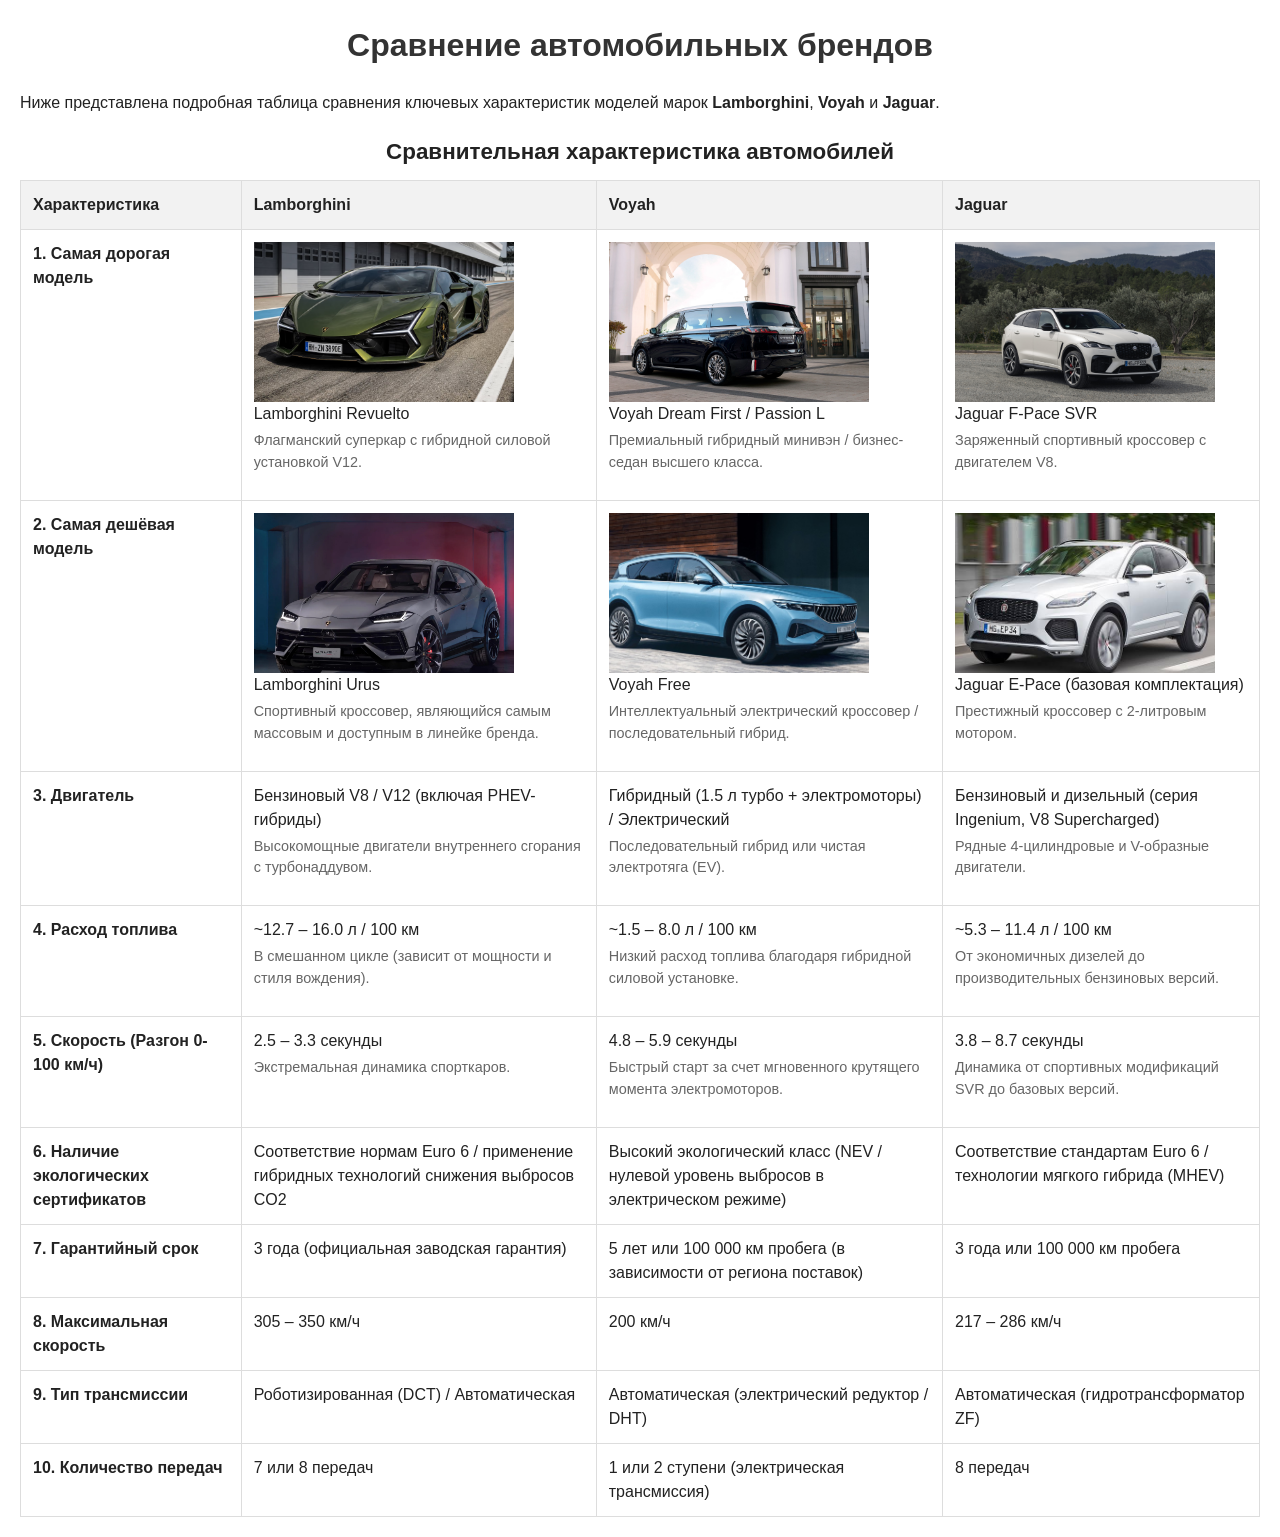
<file: korgi/Laba22/Лаба 2.html>
<!DOCTYPE html>
<html lang="ru">
<head>
    <meta charset="UTF-8">
    <title>Сравнение характеристик автомобилей: Lamborghini, Voyah и Jaguar</title>
    <style>
        body {
            font-family: Arial, sans-serif;
            margin: 20px;
            color: #222;
            line-height: 1.5;
        }
        h1 {
            text-align: center;
            color: #333;
        }
        table {
            width: 100%;
            border-collapse: collapse;
            margin-top: 20px;
            background-color: #fff;
        }
        th, td {
            border: 1px solid #dddddd;
            padding: 12px;
            text-align: left;
            vertical-align: top;
        }
        th {
            background-color: #f2f2f2;
            font-weight: bold;
        }
        caption {
            font-size: 1.4em;
            font-weight: bold;
            margin-bottom: 12px;
            text-align: center;
        }
        .additional-info {
            font-size: 0.9em;
            color: #666;
            margin-top: 4px;
        }
        .car-img {
            width: 100%;
            max-width: 260px;
            height: 160px;
            object-fit: cover;
            text-align: center;
            display: block;
        }
    </style>
</head>
<body>

    <h1>Сравнение автомобильных брендов</h1>
    <p>Ниже представлена подробная таблица сравнения ключевых характеристик моделей марок <strong>Lamborghini</strong>, <strong>Voyah</strong> и <strong>Jaguar</strong>.</p>

    <table>
        <caption>Сравнительная характеристика автомобилей</caption>
        <thead>
            <tr>
                <th>Характеристика</th>
                <th>Lamborghini</th>
                <th>Voyah</th>
                <th>Jaguar</th>
            </tr>
        </thead>
        <tbody>
            <tr>
                <td><strong>1. Самая дорогая модель</strong></td>
                <td>
                    <img class="car-img" src="ai-1786803225511.avif">
                    Lamborghini Revuelto <br>
                    <p class="additional-info">Флагманский суперкар с гибридной силовой установкой V12.</p>
                </td>
                <td>
                    <img class="car-img" src="eU6DDB__s4ueb4-way.webp">
                    Voyah Dream First / Passion L <br>
                    <p class="additional-info">Премиальный гибридный минивэн / бизнес-седан высшего класса.</p>
                </td>
                <td>
                    <img class="car-img" src="AlpineRally_D3_0778.jpg">
                    Jaguar F-Pace SVR <br>
                    <p class="additional-info">Заряженный спортивный кроссовер с двигателем V8.</p>
                </td>
            </tr>
            <tr>
                <td><strong>2. Самая дешёвая модель</strong></td>
                <td>
                    <img class="car-img" src="01_lamborghini-urus-s.webp">
                    Lamborghini Urus <br>
                    <p class="additional-info">Спортивный кроссовер, являющийся самым массовым и доступным в линейке бренда.</p>
                </td>
                <td>
                    <img class="car-img" src="voyah-free-3.jpg">
                    Voyah Free <br>
                    <p class="additional-info">Интеллектуальный электрический кроссовер / последовательный гибрид.</p>
                </td>
                <td>
                    <img class="car-img" src="images.jpg">
                    Jaguar E-Pace (базовая комплектация) <br>
                    <p class="additional-info">Престижный кроссовер с 2-литровым мотором.</p>
                </td>
            </tr>
            <tr>
                <td><strong>3. Двигатель</strong></td>
                <td>
                    Бензиновый V8 / V12 (включая PHEV-гибриды) <br>
                    <p class="additional-info">Высокомощные двигатели внутреннего сгорания с турбонаддувом.</p>
                </td>
                <td>
                    Гибридный (1.5 л турбо + электромоторы) / Электрический <br>
                    <p class="additional-info">Последовательный гибрид или чистая электротяга (EV).</p>
                </td>
                <td>
                    Бензиновый и дизельный (серия Ingenium, V8 Supercharged) <br>
                    <p class="additional-info">Рядные 4-цилиндровые и V-образные двигатели.</p>
                </td>
            </tr>
            <tr>
                <td><strong>4. Расход топлива</strong></td>
                <td>
                    ~12.7 – 16.0 л / 100 км <br>
                    <p class="additional-info">В смешанном цикле (зависит от мощности и стиля вождения).</p>
                </td>
                <td>
                    ~1.5 – 8.0 л / 100 км <br>
                    <p class="additional-info">Низкий расход топлива благодаря гибридной силовой установке.</p>
                </td>
                <td>
                    ~5.3 – 11.4 л / 100 км <br>
                    <p class="additional-info">От экономичных дизелей до производительных бензиновых версий.</p>
                </td>
            </tr>
            <tr>
                <td><strong>5. Скорость (Разгон 0-100 км/ч)</strong></td>
                <td>
                    2.5 – 3.3 секунды <br>
                    <p class="additional-info">Экстремальная динамика спорткаров.</p>
                </td>
                <td>
                    4.8 – 5.9 секунды <br>
                    <p class="additional-info">Быстрый старт за счет мгновенного крутящего момента электромоторов.</p>
                </td>
                <td>
                    3.8 – 8.7 секунды <br>
                    <p class="additional-info">Динамика от спортивных модификаций SVR до базовых версий.</p>
                </td>
            </tr>
            <tr>
                <td><strong>6. Наличие экологических сертификатов</strong></td>
                <td>
                    Соответствие нормам Euro 6 / применение гибридных технологий снижения выбросов CO2
                </td>
                <td>
                    Высокий экологический класс (NEV / нулевой уровень выбросов в электрическом режиме)
                </td>
                <td>
                    Соответствие стандартам Euro 6 / технологии мягкого гибрида (MHEV)
                </td>
            </tr>
            <tr>
                <td><strong>7. Гарантийный срок</strong></td>
                <td>
                    3 года (официальная заводская гарантия)
                </td>
                <td>
                    5 лет или 100 000 км пробега (в зависимости от региона поставок)
                </td>
                <td>
                    3 года или 100 000 км пробега
                </td>
            </tr>
            <tr>
                <td><strong>8. Максимальная скорость</strong></td>
                <td>
                    305 – 350 км/ч
                </td>
                <td>
                    200 км/ч
                </td>
                <td>
                    217 – 286 км/ч
                </td>
            </tr>
            <tr>
                <td><strong>9. Тип трансмиссии</strong></td>
                <td>
                    Роботизированная (DCT) / Автоматическая
                </td>
                <td>
                    Автоматическая (электрический редуктор / DHT)
                </td>
                <td>
                    Автоматическая (гидротрансформатор ZF)
                </td>
            </tr>
            <tr>
                <td><strong>10. Количество передач</strong></td>
                <td>
                    7 или 8 передач
                </td>
                <td>
                    1 или 2 ступени (электрическая трансмиссия)
                </td>
                <td>
                    8 передач
                </td>
            </tr>
        </tbody>
    </table>

</body>
</html>
</file>
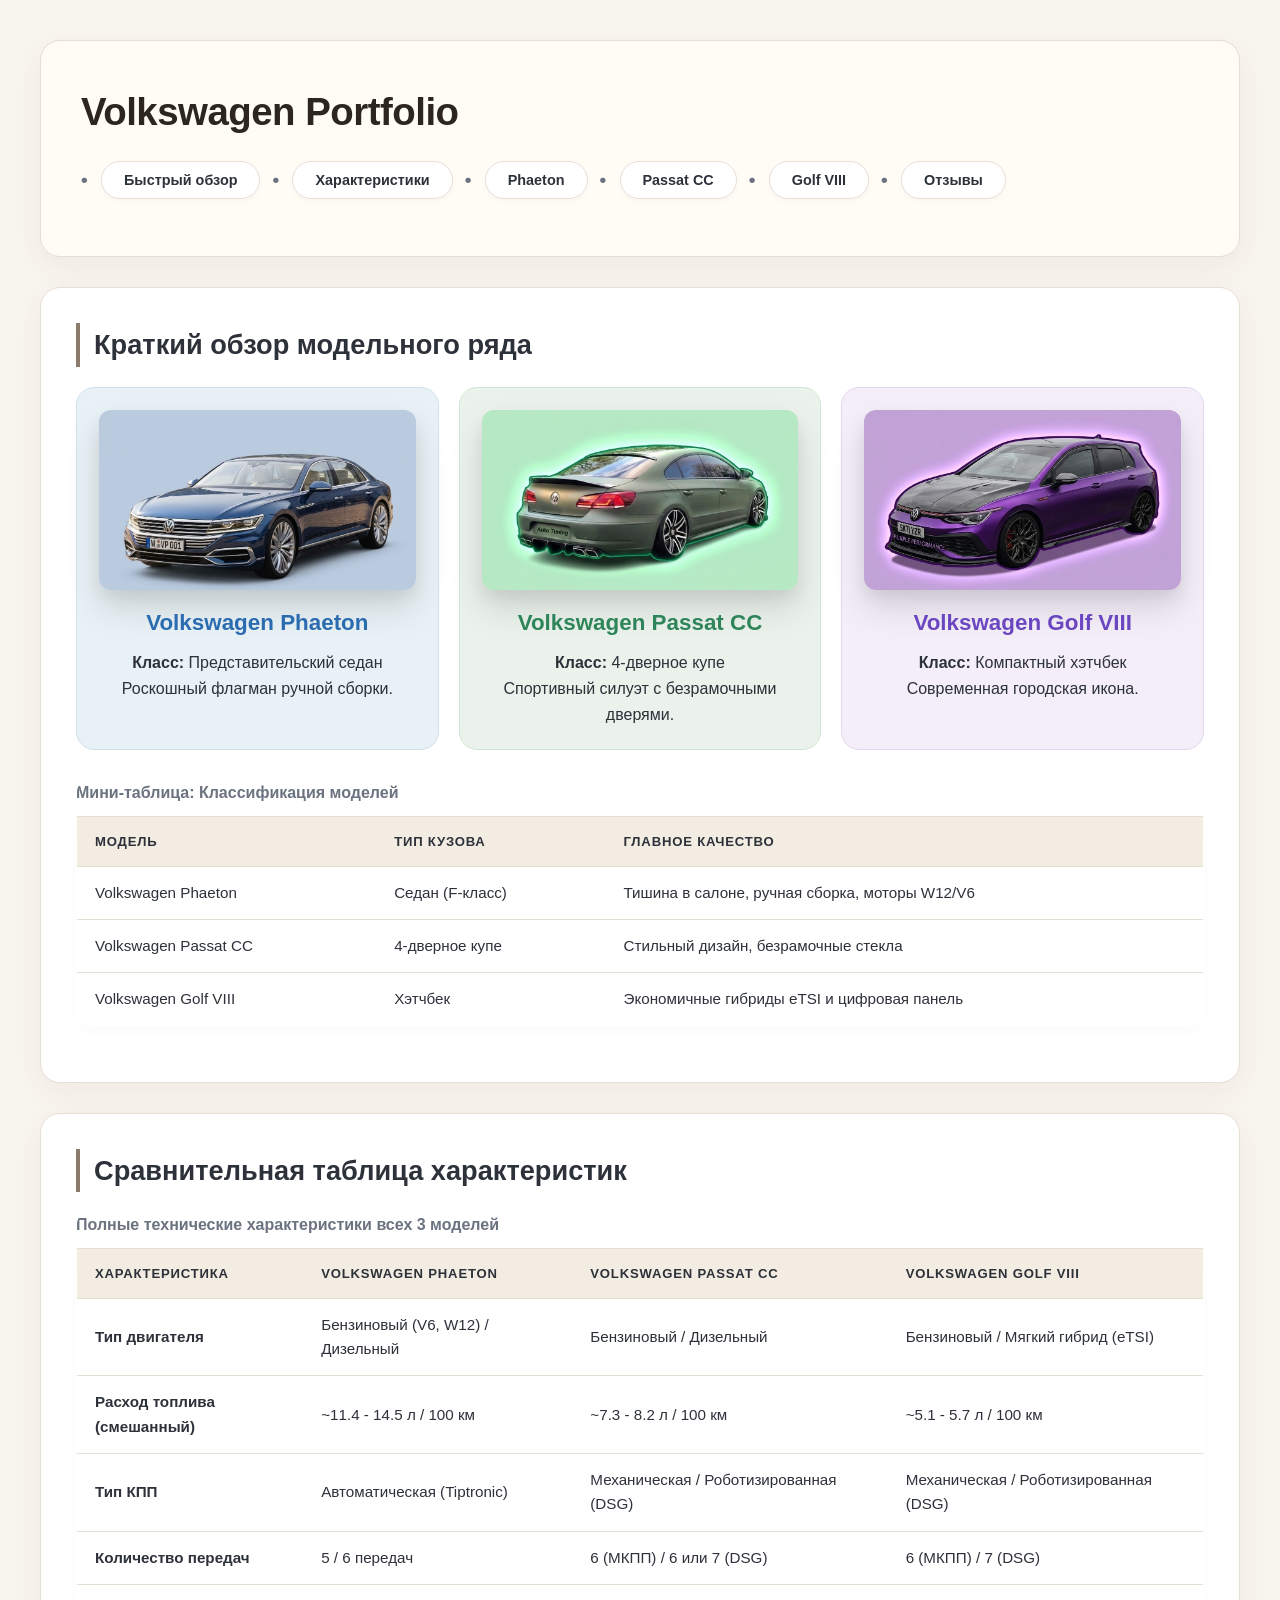
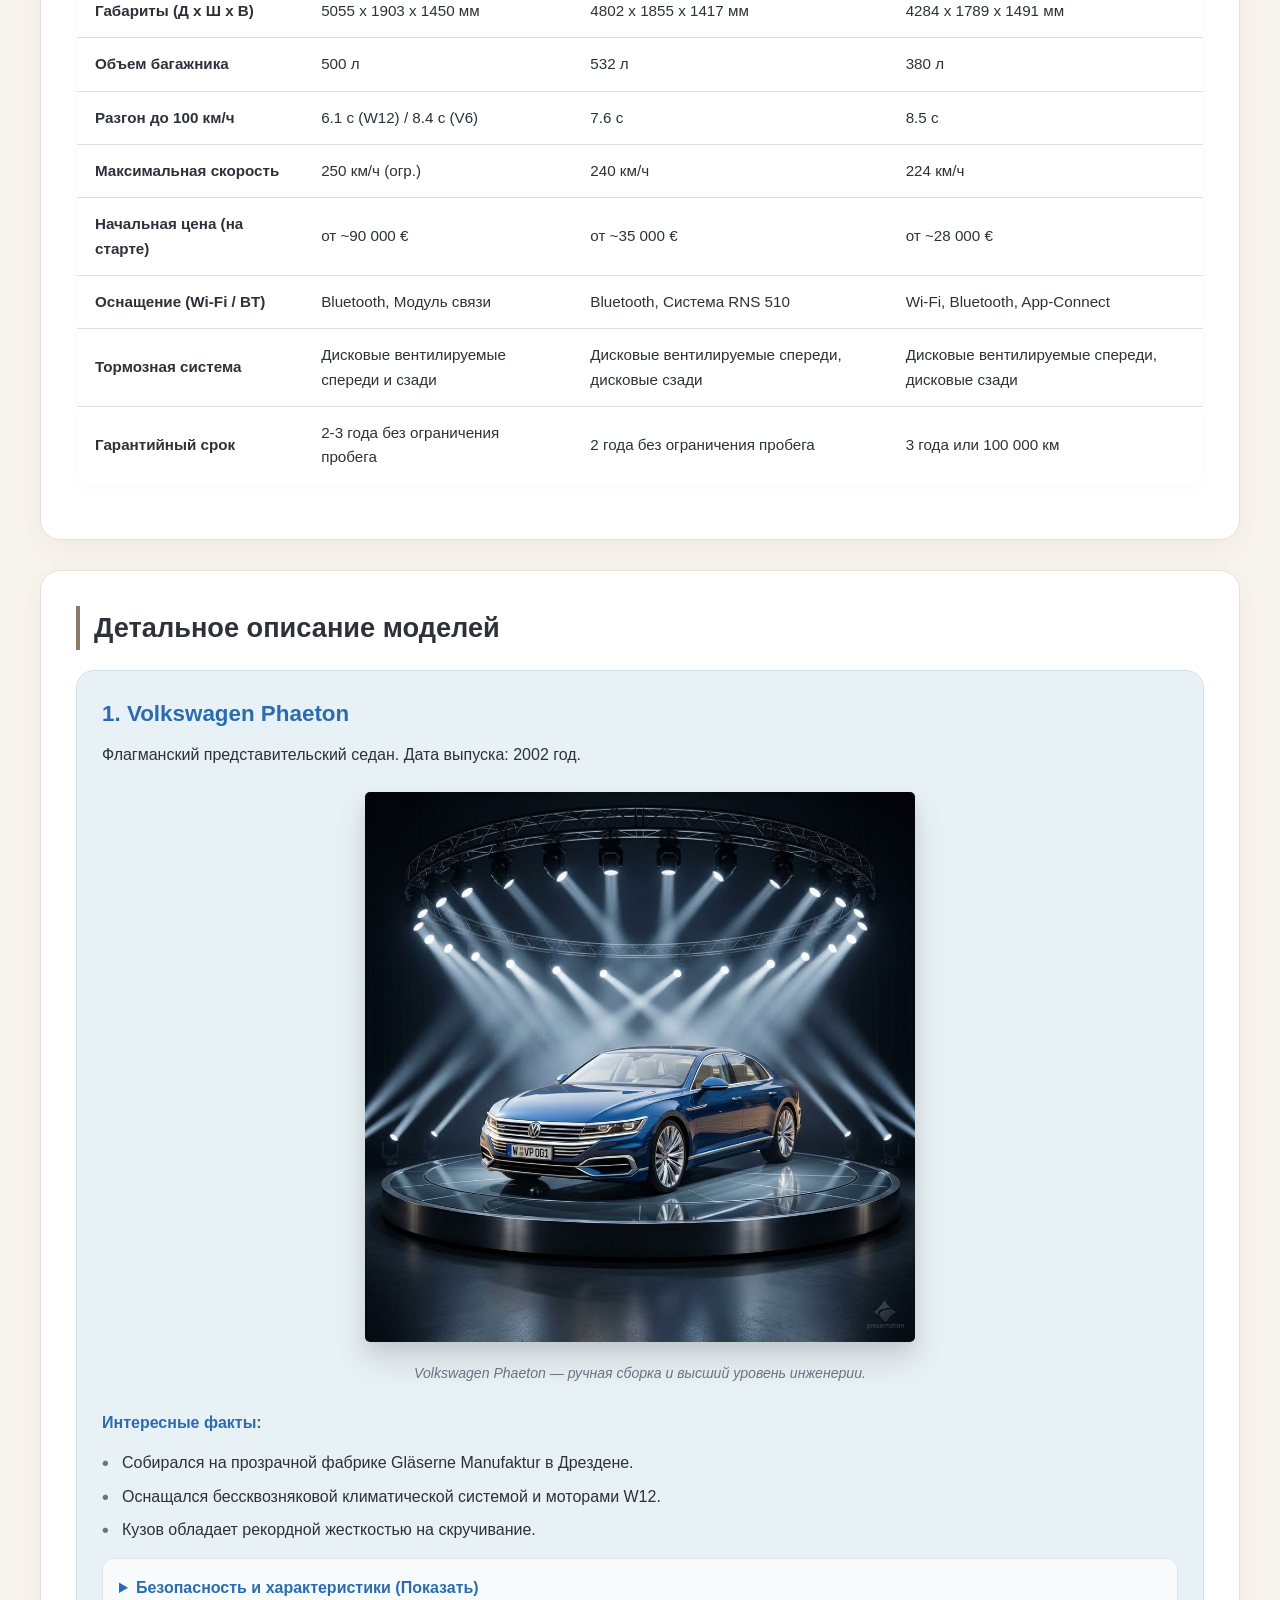
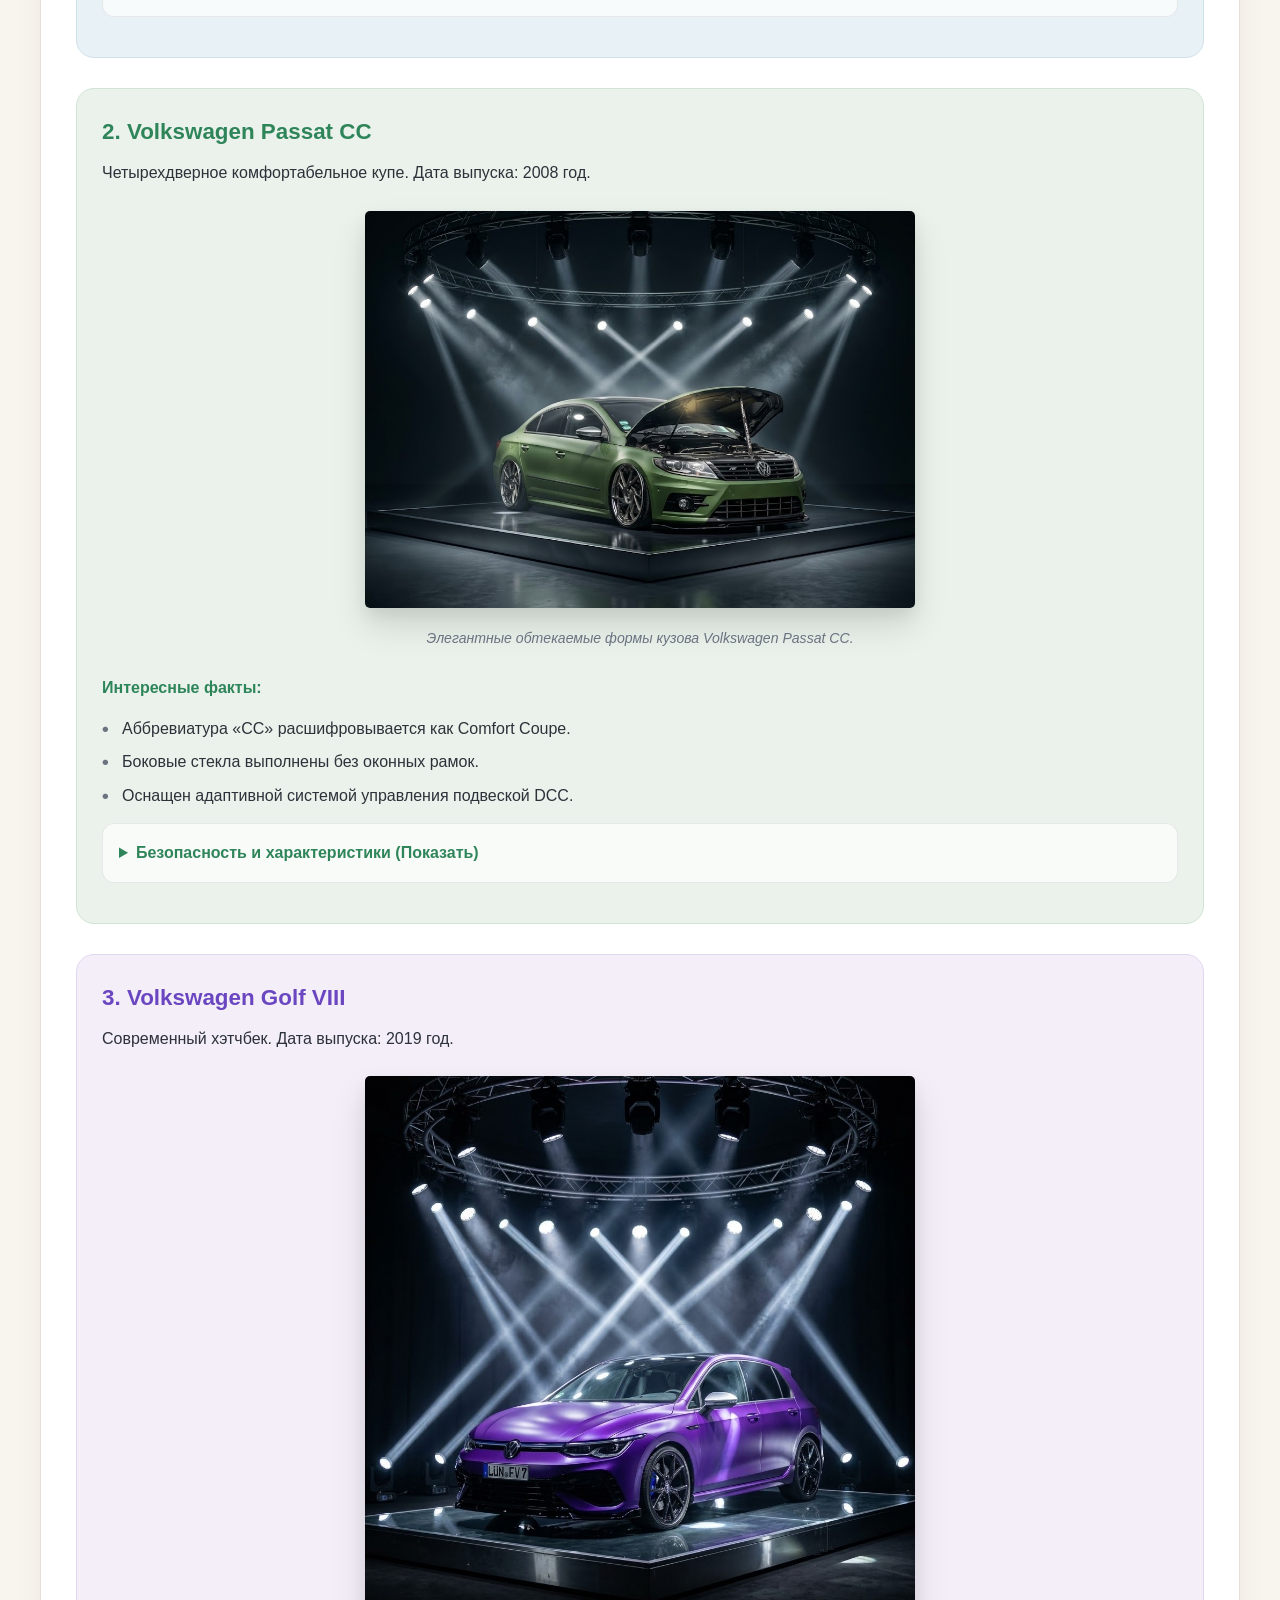
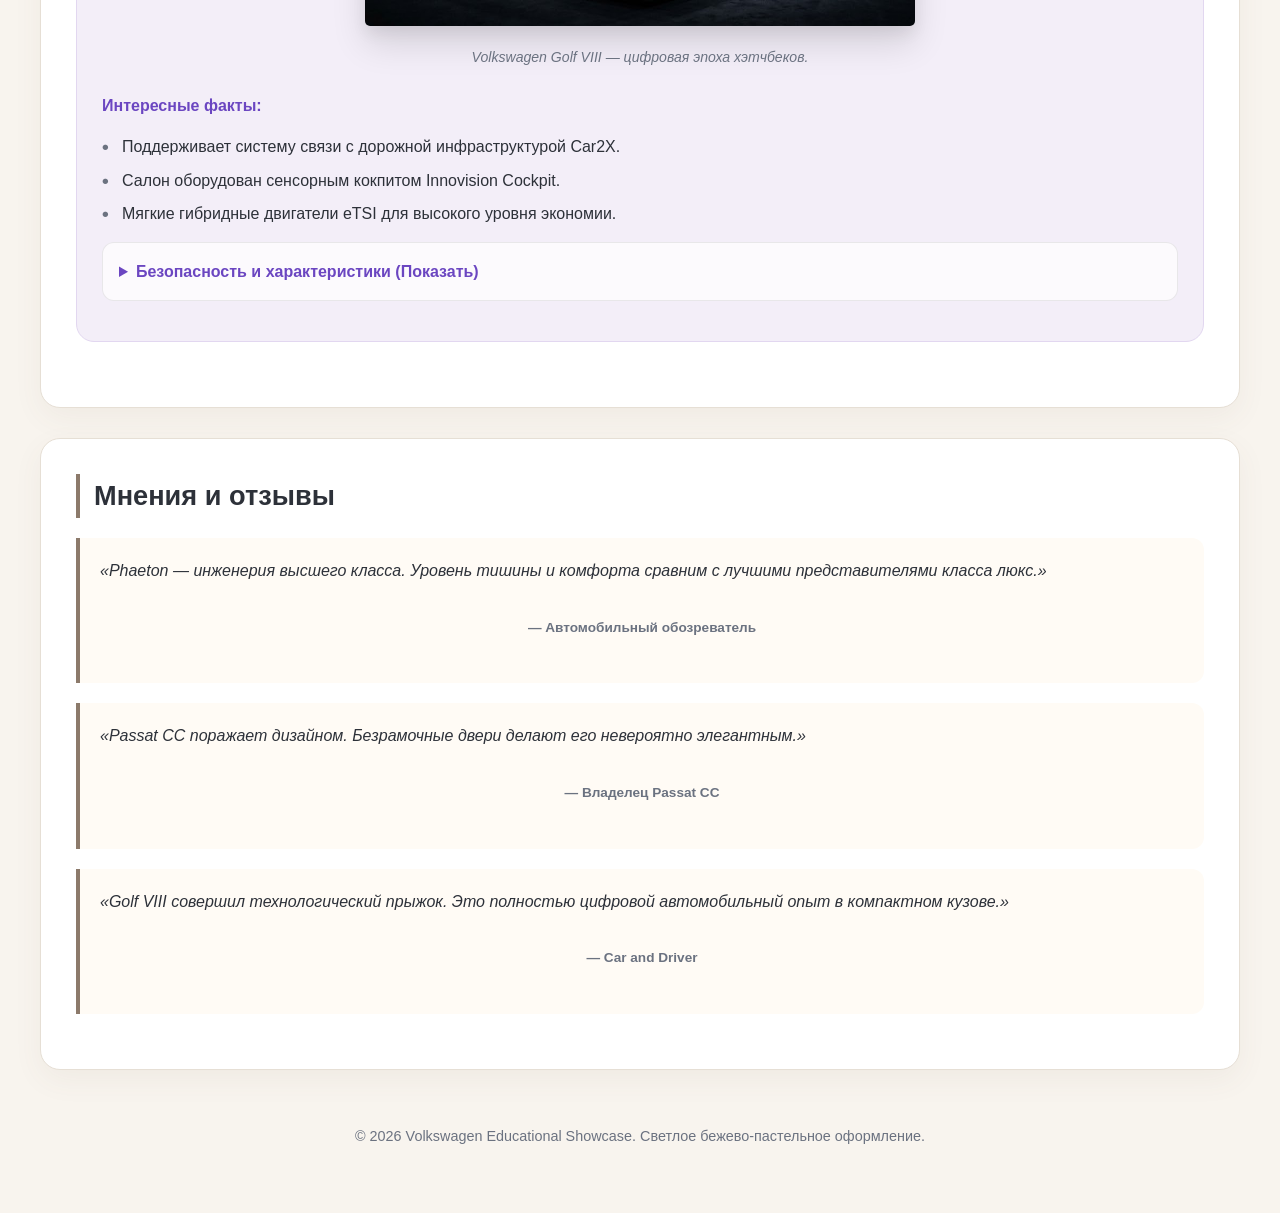
<file: korgi/Laba22/Лаба 2инд.html>
<!DOCTYPE html>
<html lang="ru">
<head>
    <meta charset="UTF-8">
    <meta name="viewport" content="width=device-width, initial-scale=1.0">
    <title>Volkswagen Showcase | Phaeton, Passat CC & Golf VIII</title>
    <style>
        /* Base Beige & Soft Pastel Color Palette */
        :root {
            /* Beige Backgrounds */
            --bg-page: #f8f4ee;
            --bg-header: #fffbf5;
            
            /* Text & General Colors */
            --primary-text: #2d3139;
            --muted-text: #6b7280;
            --border-color: #e6dfd5;

            /* Phaeton Pastel Blue */
            --phaeton-bg: #e8f1f5;
            --phaeton-border: #d0e1eb;
            --phaeton-accent: #2b6cb0;

            /* Passat CC Pastel Green */
            --passat-bg: #eaf2eb;
            --passat-border: #d2e5d5;
            --passat-accent: #2f855a;

            /* Golf VIII Pastel Purple (Lilac) */
            --golf-bg: #f3eef8;
            --golf-border: #e2d7f0;
            --golf-accent: #6b46c1;

            /* Universal Shadows */
            --shadow-soft: 0 10px 30px rgba(100, 80, 60, 0.06);
            --shadow-image: 0 18px 35px rgba(0, 0, 0, 0.12), 0 8px 15px rgba(0, 0, 0, 0.06);
        }

        * {
            box-sizing: border-box;
            margin: 0;
            padding: 0;
        }

        body {
            font-family: -apple-system, BlinkMacSystemFont, "Segoe UI", Roboto, "Helvetica Neue", Arial, sans-serif;
            line-height: 1.6;
            color: var(--primary-text);
            background-color: var(--bg-page);
            padding: 40px 20px;
        }

        .container {
            max-width: 1200px;
            margin: 0 auto;
        }

        /* Header Block */
        header {
            background: var(--bg-header);
            padding: 40px;
            border-radius: 20px;
            margin-bottom: 30px;
            box-shadow: var(--shadow-soft);
            border: 1px solid var(--border-color);
        }

        header h1 {
            font-size: 2.4rem;
            font-weight: 800;
            color: #2c2520;
            margin-bottom: 10px;
            letter-spacing: -0.5px;
        }

        header p {
            color: var(--muted-text);
            font-size: 1.1rem;
        }

        /* Navigation */
        nav {
            margin-top: 25px;
        }

        nav ul {
            list-style: none;
            display: flex;
            gap: 12px;
            flex-wrap: wrap;
        }

        nav a {
            text-decoration: none;
            color: var(--primary-text);
            background: #ffffff;
            padding: 10px 22px;
            border-radius: 30px;
            font-size: 0.9rem;
            font-weight: 600;
            transition: all 0.3s ease;
            border: 1px solid var(--border-color);
            box-shadow: 0 2px 5px rgba(0,0,0,0.03);
        }

        nav a:hover {
            background: #4a5568;
            color: #ffffff;
            transform: translateY(-2px);
        }

        /* General Sections */
        section {
            background: #ffffff;
            padding: 35px;
            border-radius: 20px;
            margin-bottom: 30px;
            border: 1px solid var(--border-color);
            box-shadow: var(--shadow-soft);
        }

        h2 {
            font-size: 1.7rem;
            margin-bottom: 20px;
            color: var(--primary-text);
            border-left: 4px solid #8c7a6b;
            padding-left: 14px;
        }

        h3 {
            font-size: 1.4rem;
            margin-bottom: 10px;
        }

        /* Quick Overview Cards Grid */
        .quick-preview-grid {
            display: grid;
            grid-template-columns: repeat(auto-fit, minmax(300px, 1fr));
            gap: 20px;
            margin-bottom: 30px;
        }

        .quick-card {
            border-radius: 18px;
            padding: 22px;
            transition: transform 0.3s ease, box-shadow 0.3s ease;
            display: flex;
            flex-direction: column;
            align-items: center;
            text-align: center;
        }

        .quick-card:hover {
            transform: translateY(-5px);
            box-shadow: 0 15px 30px rgba(0, 0, 0, 0.08);
        }

        .quick-card-img {
            width: 100%;
            height: 180px;
            object-fit: cover;
            border-radius: 12px;
            margin-bottom: 15px;
            box-shadow: var(--shadow-image);
        }

        /* Color Theme Specifics for Phaeton (Blue) */
        .theme-phaeton {
            background-color: var(--phaeton-bg) !important;
            border: 1px solid var(--phaeton-border) !important;
        }
        .theme-phaeton h3, .theme-phaeton summary, .theme-phaeton h4 {
            color: var(--phaeton-accent);
        }

        /* Color Theme Specifics for Passat CC (Green) */
        .theme-passat {
            background-color: var(--passat-bg) !important;
            border: 1px solid var(--passat-border) !important;
        }
        .theme-passat h3, .theme-passat summary, .theme-passat h4 {
            color: var(--passat-accent);
        }

        /* Color Theme Specifics for Golf VIII (Lilac) */
        .theme-golf {
            background-color: var(--golf-bg) !important;
            border: 1px solid var(--golf-border) !important;
        }
        .theme-golf h3, .theme-golf summary, .theme-golf h4 {
            color: var(--golf-accent);
        }

        /* Tables */
        table {
            width: 100%;
            border-collapse: collapse;
            margin: 20px 0;
            background: #ffffff;
            border-radius: 12px;
            overflow: hidden;
            box-shadow: 0 4px 15px rgba(0, 0, 0, 0.02);
            border: 1px solid var(--border-color);
        }

        th, td {
            padding: 14px 18px;
            text-align: left;
            border-bottom: 1px solid var(--border-color);
            font-size: 0.95rem;
        }

        th {
            background-color: #f3ece2;
            color: var(--primary-text);
            font-weight: 700;
            text-transform: uppercase;
            font-size: 0.82rem;
            letter-spacing: 0.8px;
        }

        tr:last-child td {
            border-bottom: none;
        }

        caption {
            caption-side: top;
            text-align: left;
            font-weight: 600;
            color: var(--muted-text);
            margin-bottom: 10px;
        }

        /* Images & Shadows */
        figure {
            margin: 25px 0;
            text-align: center;
        }

        figure img {
            width: 100%;
            max-width: 550px;
            height: auto;
            border-radius: 5px;
            box-shadow: var(--shadow-image);
            transition: transform 0.4s ease, box-shadow 0.4s ease;
        }

        figure img:hover {
            transform: scale(1.01);
            box-shadow: 0 25px 50px rgba(0, 0, 0, 0.18);
        }

        figcaption {
            font-size: 0.88rem;
            color: var(--muted-text);
            margin-top: 12px;
            font-style: italic;
        }

        /* Detailed Articles Styling */
        article {
            border-radius: 18px;
            padding: 25px;
            margin-bottom: 30px;
        }

        details {
            background: rgba(255, 255, 255, 0.7);
            border: 1px solid rgba(0, 0, 0, 0.08);
            padding: 16px;
            border-radius: 12px;
            margin: 15px 0;
        }

        summary {
            font-weight: 600;
            cursor: pointer;
            outline: none;
        }

        progress {
            width: 130px;
            height: 12px;
            vertical-align: middle;
        }

        blockquote {
            background: #fffbf5;
            border-left: 4px solid #8c7a6b;
            margin: 20px 0;
            padding: 20px;
            border-radius: 0 12px 12px 0;
            font-style: italic;
        }

        blockquote footer {
            margin-top: 8px;
            font-size: 0.85rem;
            color: var(--muted-text);
            font-style: normal;
            font-weight: 600;
        }

        ul {
            list-style: none;
            padding-left: 0;
            margin: 15px 0;
        }

        ul li {
            position: relative;
            padding-left: 20px;
            margin-bottom: 8px;
        }

        ul li::before {
            content: "•";
            font-weight: bold;
            font-size: 1.2rem;
            position: absolute;
            left: 0;
            top: -2px;
            color: var(--muted-text);
        }

        footer {
            text-align: center;
            padding: 25px;
            color: var(--muted-text);
            font-size: 0.9rem;
        }
    </style>
</head>
<body>

    <div class="container">
        <!-- Header -->
        <header>
            <h1>Volkswagen Portfolio</h1>
            
            
            <nav>
                <ul>
                    <li><a href="#quick-overview">Быстрый обзор</a></li>
                    <li><a href="#specs">Характеристики</a></li>
                    <li><a href="#phaeton">Phaeton</a></li>
                    <li><a href="#passat-cc">Passat CC</a></li>
                    <li><a href="#golf-8">Golf VIII</a></li>
                    <li><a href="#reviews">Отзывы</a></li>
                </ul>
            </nav>
        </header>

        <main>
            <!-- Краткий обзор с пастельными карточками -->
            <section id="quick-overview">
                <h2>Краткий обзор модельного ряда</h2>
                <div class="quick-preview-grid">
                    
                    <!-- Карточка 1: Голубой пастельный (Phaeton) -->
                    <div class="quick-card theme-phaeton">
                        <img src="phaton.jpg" alt="VW Phaeton Mini" class="quick-card-img">
                        <h3>Volkswagen Phaeton</h3>
                        <p><strong>Класс:</strong> Представительский седан</p>
                        <p>Роскошный флагман ручной сборки.</p>
                    </div>

                    <!-- Карточка 2: Зеленый пастельный (Passat CC) -->
                    <div class="quick-card theme-passat">
                        <img src="CC.jpg" alt="VW Passat CC Mini" class="quick-card-img">
                        <h3>Volkswagen Passat CC</h3>
                        <p><strong>Класс:</strong> 4-дверное купе</p>
                        <p>Спортивный силуэт с безрамочными дверями.</p>
                    </div>

                    <!-- Карточка 3: Лиловый пастельный (Golf VIII) -->
                    <div class="quick-card theme-golf">
                        <img src="pet.jpg" alt="VW Golf VIII Mini" class="quick-card-img">
                        <h3>Volkswagen Golf VIII</h3>
                        <p><strong>Класс:</strong> Компактный хэтчбек</p>
                        <p>Современная городская икона.</p>
                    </div>

                </div>

                <table class="mini-table">
                    <caption>Мини-таблица: Классификация моделей</caption>
                    <thead>
                        <tr>
                            <th>Модель</th>
                            <th>Тип кузова</th>
                            <th>Главное качество</th>
                        </tr>
                    </thead>
                    <tbody>
                        <tr>
                            <td>Volkswagen Phaeton</td>
                            <td>Седан (F-класс)</td>
                            <td>Тишина в салоне, ручная сборка, моторы W12/V6</td>
                        </tr>
                        <tr>
                            <td>Volkswagen Passat CC</td>
                            <td>4-дверное купе</td>
                            <td>Стильный дизайн, безрамочные стекла</td>
                        </tr>
                        <tr>
                            <td>Volkswagen Golf VIII</td>
                            <td>Хэтчбек</td>
                            <td>Экономичные гибриды eTSI и цифровая панель</td>
                        </tr>
                    </tbody>
                </table>
            </section>

            <!-- Сводная таблица -->
            <section id="specs">
                <h2>Сравнительная таблица характеристик</h2>
                <table>
                    <caption>Полные технические характеристики всех 3 моделей</caption>
                    <thead>
                        <tr>
                            <th>Характеристика</th>
                            <th>Volkswagen Phaeton</th>
                            <th>Volkswagen Passat CC</th>
                            <th>Volkswagen Golf VIII</th>
                        </tr>
                    </thead>
                    <tbody>
                        <tr>
                            <td><strong>Тип двигателя</strong></td>
                            <td>Бензиновый (V6, W12) / Дизельный</td>
                            <td>Бензиновый / Дизельный</td>
                            <td>Бензиновый / Мягкий гибрид (eTSI)</td>
                        </tr>
                        <tr>
                            <td><strong>Расход топлива (смешанный)</strong></td>
                            <td>~11.4 - 14.5 л / 100 км</td>
                            <td>~7.3 - 8.2 л / 100 км</td>
                            <td>~5.1 - 5.7 л / 100 км</td>
                        </tr>
                        <tr>
                            <td><strong>Тип КПП</strong></td>
                            <td>Автоматическая (Tiptronic)</td>
                            <td>Механическая / Роботизированная (DSG)</td>
                            <td>Механическая / Роботизированная (DSG)</td>
                        </tr>
                        <tr>
                            <td><strong>Количество передач</strong></td>
                            <td>5 / 6 передач</td>
                            <td>6 (МКПП) / 6 или 7 (DSG)</td>
                            <td>6 (МКПП) / 7 (DSG)</td>
                        </tr>
                        <tr>
                            <td><strong>Габариты (Д х Ш х В)</strong></td>
                            <td>5055 x 1903 x 1450 мм</td>
                            <td>4802 x 1855 x 1417 мм</td>
                            <td>4284 x 1789 x 1491 мм</td>
                        </tr>
                        <tr>
                            <td><strong>Объем багажника</strong></td>
                            <td>500 л</td>
                            <td>532 л</td>
                            <td>380 л</td>
                        </tr>
                        <tr>
                            <td><strong>Разгон до 100 км/ч</strong></td>
                            <td>6.1 с (W12) / 8.4 с (V6)</td>
                            <td>7.6 с</td>
                            <td>8.5 с</td>
                        </tr>
                        <tr>
                            <td><strong>Максимальная скорость</strong></td>
                            <td>250 км/ч (огр.)</td>
                            <td>240 км/ч</td>
                            <td>224 км/ч</td>
                        </tr>
                        <tr>
                            <td><strong>Начальная цена (на старте)</strong></td>
                            <td>от ~90 000 €</td>
                            <td>от ~35 000 €</td>
                            <td>от ~28 000 €</td>
                        </tr>
                        <tr>
                            <td><strong>Оснащение (Wi-Fi / BT)</strong></td>
                            <td>Bluetooth, Модуль связи</td>
                            <td>Bluetooth, Система RNS 510</td>
                            <td>Wi-Fi, Bluetooth, App-Connect</td>
                        </tr>
                        <tr>
                            <td><strong>Тормозная система</strong></td>
                            <td>Дисковые вентилируемые спереди и сзади</td>
                            <td>Дисковые вентилируемые спереди, дисковые сзади</td>
                            <td>Дисковые вентилируемые спереди, дисковые сзади</td>
                        </tr>
                        <tr>
                            <td><strong>Гарантийный срок</strong></td>
                            <td>2-3 года без ограничения пробега</td>
                            <td>2 года без ограничения пробега</td>
                            <td>3 года или 100 000 км</td>
                        </tr>
                    </tbody>
                </table>
            </section>

            <!-- Разделы с индивидуальными пастельными цветами -->
            <section id="models-detail">
                <h2>Детальное описание моделей</h2>

                <!-- 1. Phaeton (Голубой) -->
                <article id="phaeton" class="theme-phaeton">
                    <h3>1. Volkswagen Phaeton</h3>
                    <p>Флагманский представительский седан. Дата выпуска: <time datetime="2002">2002 год</time>.</p>

                    <figure>
                        <img src="phart.jpg" alt="Volkswagen Phaeton Sedan">
                        <figcaption>Volkswagen Phaeton — ручная сборка и высший уровень инженерии.</figcaption>
                    </figure>

                    <h4>Интересные факты:</h4>
                    <ul>
                        <li>Собирался на прозрачной фабрике Gläserne Manufaktur в Дрездене.</li>
                        <li>Оснащался бессквозняковой климатической системой и моторами W12.</li>
                        <li>Кузов обладает рекордной жесткостью на скручивание.</li>
                    </ul>

                    <details>
                        <summary>Безопасность и характеристики (Показать)</summary>
                        <p>Пневматическая подвеска, полный привод 4MOTION, 10 подушек безопасности, ABS, ESP и адаптивный круиз-контроль.</p>
                        <p>Оценка безопасности: 
                            <progress value="5" max="5">5/5</progress> (5/5)
                        </p>
                    </details>
                </article>

                <!-- 2. Passat CC (Зеленый) -->
                <article id="passat-cc" class="theme-passat">
                    <h3>2. Volkswagen Passat CC</h3>
                    <p>Четырехдверное комфортабельное купе. Дата выпуска: <time datetime="2008">2008 год</time>.</p>

                    <figure>
                        <img src="Podium cc.jpg" alt="Volkswagen Passat CC Coupe">
                        <figcaption>Элегантные обтекаемые формы кузова Volkswagen Passat CC.</figcaption>
                    </figure>

                    <h4>Интересные факты:</h4>
                    <ul>
                        <li>Аббревиатура «CC» расшифровывается как Comfort Coupe.</li>
                        <li>Боковые стекла выполнены без оконных рамок.</li>
                        <li>Оснащен адаптивной системой управления подвеской DCC.</li>
                    </ul>

                    <details>
                        <summary>Безопасность и характеристики (Показать)</summary>
                        <p>Система удержания в полосе Lane Assist, ABS, ESP, 6 подушек безопасности и система контроля усталости.</p>
                        <p>Рейтинг безопасности Euro NCAP: 
                            <progress value="5" max="5">5/5</progress> (5 звезд)
                        </p>
                    </details>
                </article>

                <!-- 3. Golf VIII (Лиловый) -->
                <article id="golf-8" class="theme-golf">
                    <h3>3. Volkswagen Golf VIII</h3>
                    <p>Современный хэтчбек. Дата выпуска: <time datetime="2019">2019 год</time>.</p>

                    <figure>
                        <img src="gilf.jpg" alt="Volkswagen Golf VIII Hatchback">
                        <figcaption>Volkswagen Golf VIII — цифровая эпоха хэтчбеков.</figcaption>
                    </figure>

                    <h4>Интересные факты:</h4>
                    <ul>
                        <li>Поддерживает систему связи с дорожной инфраструктурой Car2X.</li>
                        <li>Салон оборудован сенсорным кокпитом Innovision Cockpit.</li>
                        <li>Мягкие гибридные двигатели eTSI для высокого уровня экономии.</li>
                    </ul>

                    <details>
                        <summary>Безопасность и характеристики (Показать)</summary>
                        <p>Комплекс Front Assist, Travel Assist для трассы, ABS, ESP и центральная подушка безопасности.</p>
                        <p>Рейтинг безопасности Euro NCAP: 
                            <progress value="5" max="5">5/5</progress> (5 звезд)
                        </p>
                    </details>
                </article>
            </section>

            <!-- Отзывы -->
            <section id="reviews">
                <h2>Мнения и отзывы</h2>
                <blockquote>
                    <p>«Phaeton — инженерия высшего класса. Уровень тишины и комфорта сравним с лучшими представителями класса люкс.»</p>
                    <footer>— Автомобильный обозреватель</footer>
                </blockquote>
                <blockquote>
                    <p>«Passat CC поражает дизайном. Безрамочные двери делают его невероятно элегантным.»</p>
                    <footer>— Владелец Passat CC</footer>
                </blockquote>
                 <blockquote>
                    <p>«Golf VIII совершил технологический прыжок. Это полностью цифровой автомобильный опыт в компактном кузове.»</p>
                    <footer>— Car and Driver</footer>
                </blockquote>
            </section>
        </main>

        <!-- Footer -->
        <footer>
            <p>&copy; <time datetime="2026">2026</time> Volkswagen Educational Showcase. Светлое бежево-пастельное оформление.</p>
        </footer>
    </div>

</body>
</html>
</file>
